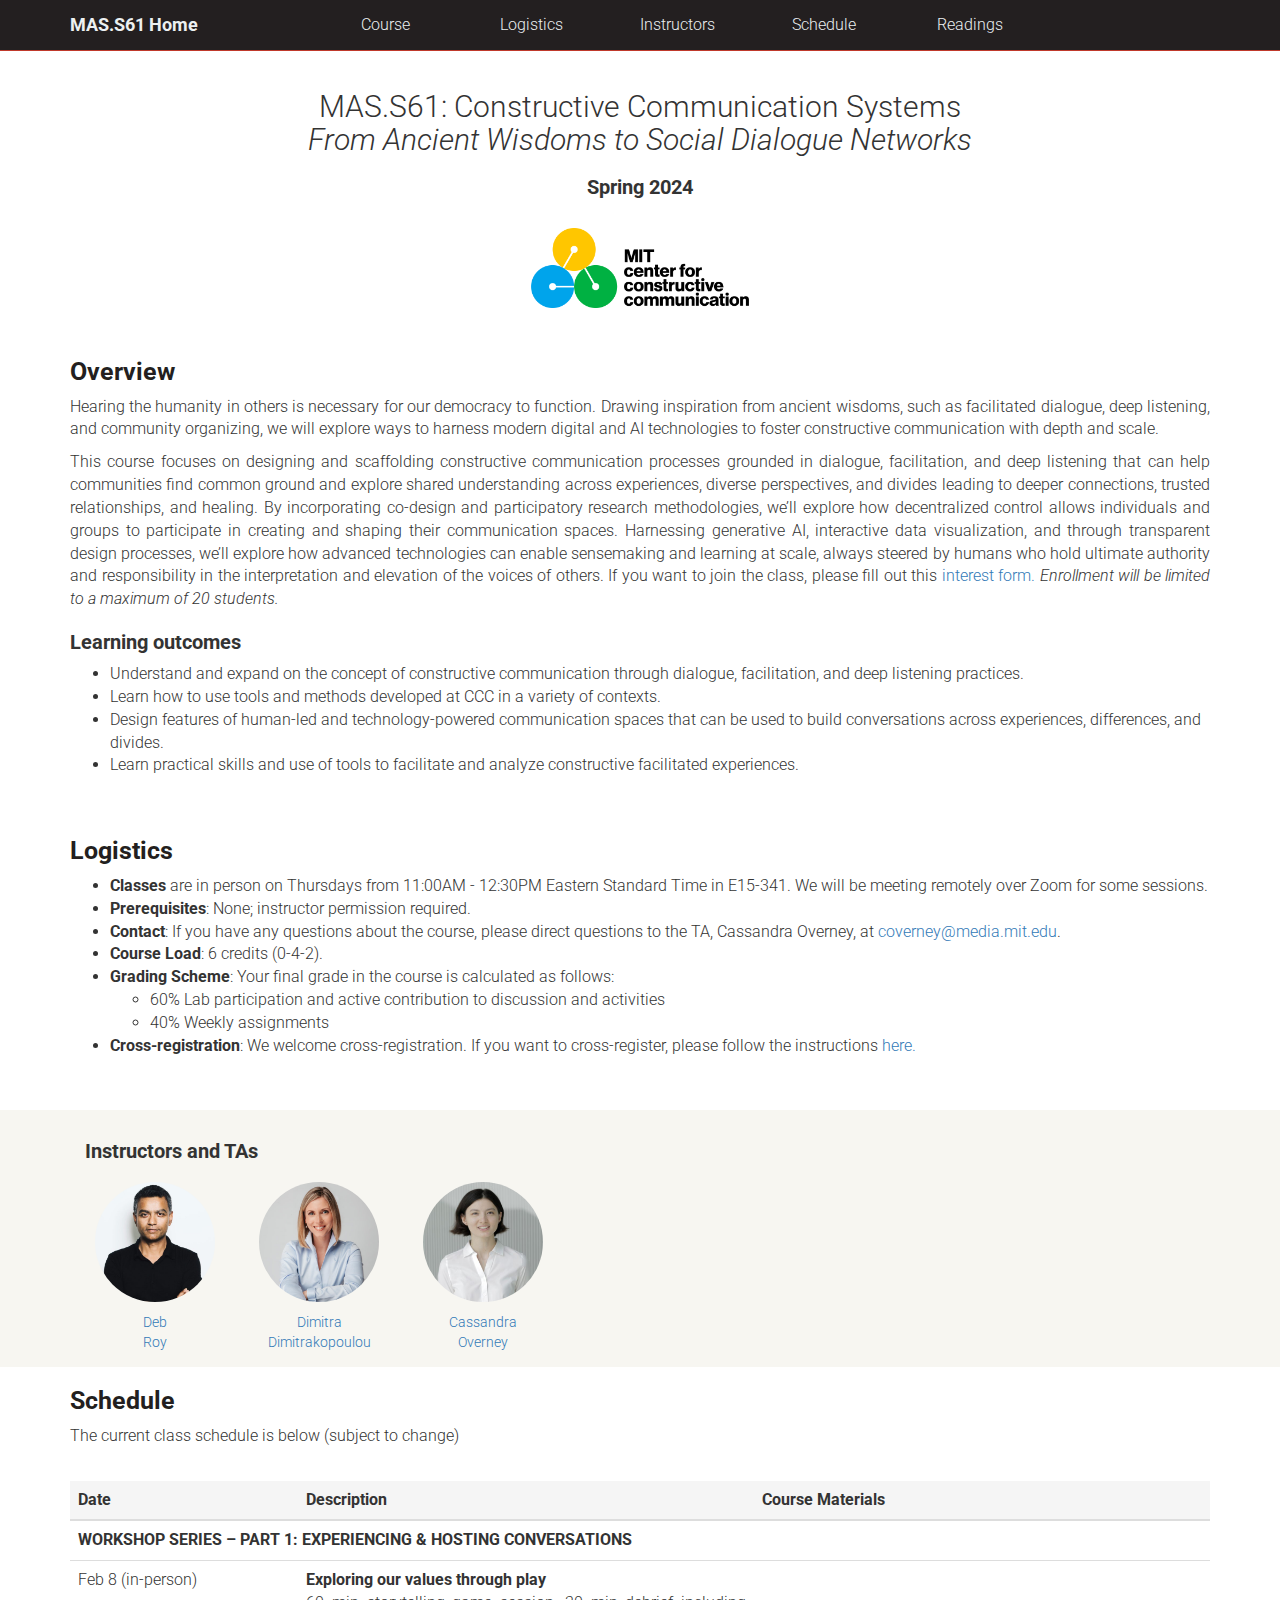
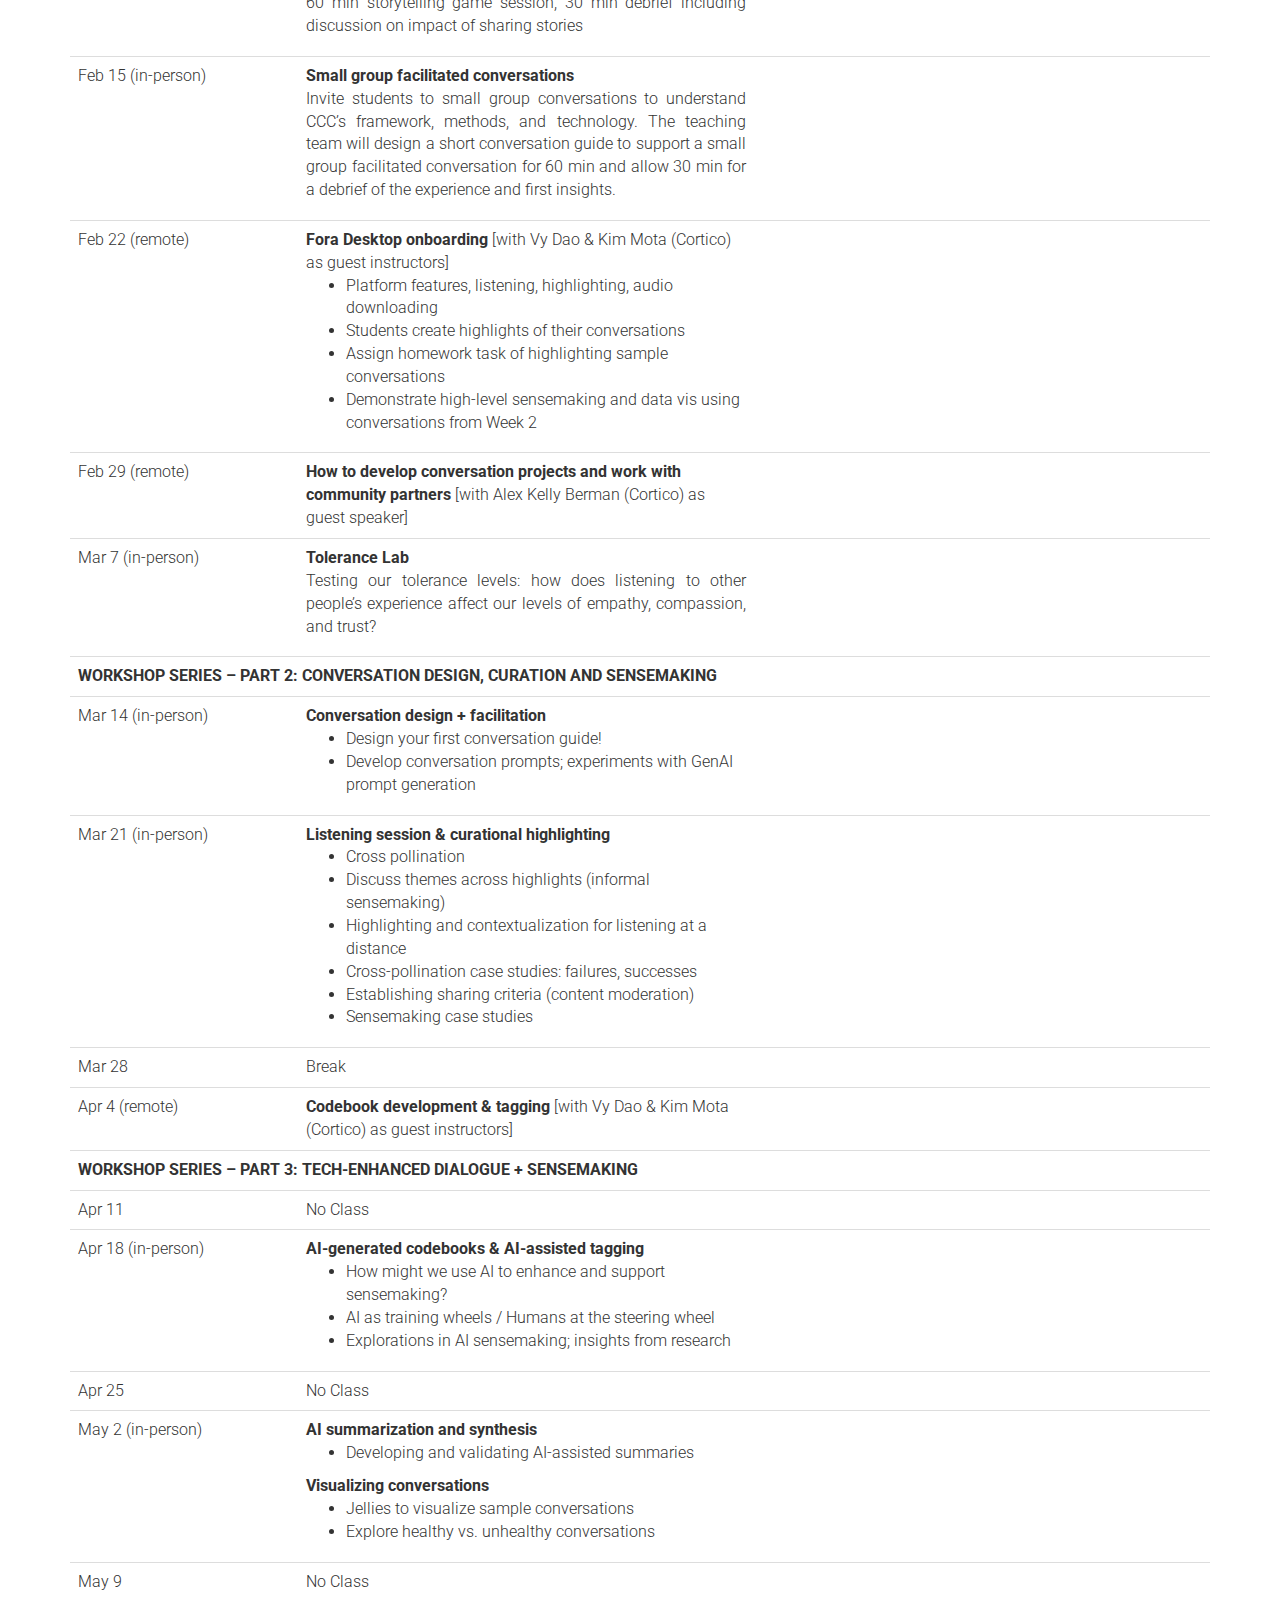
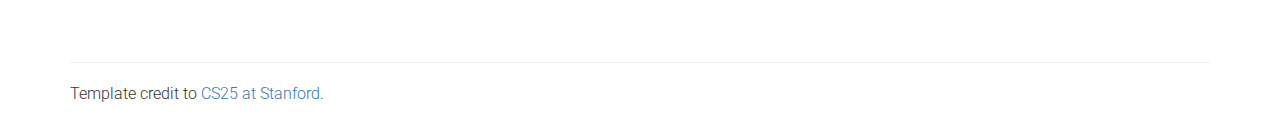
<file: docs/index.html>
<!DOCTYPE html>
<html lang="en">

<head>
  <meta charset="utf-8">
  <meta http-equiv="X-UA-Compatible" content="IE=edge">
  <meta name="viewport" content="width=device-width, user-scalable=no, initial-scale=1">
    
  <meta property="og:site_name" content="MIT MAS.S61" />
  <meta property="og:type" content="article" />
  <meta property="og:title" content="MIT MAS.S61!" />
  <meta property="og:description" content="Constructive Communication Systems Course" />
  <!-- <meta property="og:url" content="https://www.mit.edu/~mas.s68/" /> -->


  <title>MIT MAS.S61 | Constructive Communication Systems</title>

  <!-- bootstrap -->
  <link rel="stylesheet" href="https://maxcdn.bootstrapcdn.com/bootstrap/3.2.0/css/bootstrap.min.css">

  <!-- Google fonts -->
  <link href='http://fonts.googleapis.com/css?family=Roboto:400,300' rel='stylesheet' type='text/css'>

  <link rel="stylesheet" type="text/css" href="style.css" />
  <link rel="stylesheet" href="https://maxcdn.bootstrapcdn.com/font-awesome/4.4.0/css/font-awesome.min.css">

</head>

<body>
<!-- Google Tag Manager (noscript) -->
<noscript><iframe src="https://www.googletagmanager.com/ns.html?id=GTM-MQGJWPF"
  height="0" width="0" style="display:none;visibility:hidden"></iframe></noscript>
  <!-- End Google Tag Manager (noscript) -->

<!-- <script src="header.js"></script> -->
<!-- Navbar -->
<nav class="navbar navbar-default navbar-fixed-top">
  <div class="container">
    <div class="navbar-header">
      <a class="navbar-brand brand" href="index.html">MAS.S61 Home</a>
      <button type="button" class="navbar-toggle collapsed" data-toggle="collapse" data-target="#bs-example-navbar-collapse-1" aria-expanded="false">
        <span class="icon-bar"></span>
        <span class="icon-bar"></span>
        <span class="icon-bar"></span>
      </button>
    </div>

    <div class="collapse navbar-collapse" id="bs-example-navbar-collapse-1">
      <ul class="nav navbar-nav navbar-right">
        <li><a href="index.html#course">Course</a></li>
        <li><a href="index.html#logistics">Logistics</a></li>
        <li><a href="index.html#instructors">Instructors</a></li>
        <li><a href="index.html#schedule">Schedule</a></li>
	      <li><a href="readings.html">Readings</a></li> 
      </ul>
    </div>
  </div>
</nav>

<!-- Header -->
<div id="header" style="text-align:center">
  <!-- <a href="https://www.ccc.mit.edu/">
        <img src="images/ccc-logo.png" class="logo-left">
  </a> -->
  <!-- <a href="https://web.mit.edu/">
    <img src="images/MIT_logo.png" class="logo-right">
  </a> -->
  <h1>MAS.S61: Constructive Communication Systems <br><i>From Ancient Wisdoms to Social Dialogue Networks</i></h1>
  <h3>Spring 2024</h3>
  <!-- <img src="images/transformer.png" width="10%"> -->
  <a href="https://www.ccc.mit.edu/">
    <img src="images/ccc-logo.png" class="logo-center">
  </a>
  <div style="clear:both;"></div>
</div>


<!-- Intro -->
<div class="container sec" id="course">
  
  <h2>Overview</h2>

  <p>
    Hearing the humanity in others is necessary for our democracy to function. Drawing inspiration from ancient wisdoms, such as facilitated dialogue, 
    deep listening, and community organizing, we will explore ways to harness modern digital and AI technologies to foster constructive communication 
    with depth and scale. 
  </p>

  <p>
    This course focuses on designing and scaffolding constructive communication processes grounded in dialogue, facilitation, and deep listening that 
    can help communities find common ground and explore shared understanding across experiences, diverse perspectives, and divides leading to deeper 
    connections, trusted relationships, and healing. By incorporating co-design and participatory research methodologies, we’ll explore how decentralized 
    control allows individuals and groups to participate in creating and shaping their communication spaces. Harnessing generative AI, interactive data 
    visualization, and through transparent design processes, we’ll explore how advanced technologies can enable sensemaking and learning at scale, always 
    steered by humans who hold ultimate authority and responsibility in the interpretation and elevation of the voices of others.  
    If you want to join the class, please fill out this <a href="https://forms.gle/YLBBwoZR8wonSaFx7">interest form.</a>
    <i>Enrollment will be limited to a maximum of 20 students.</i>
  </p>

  <h3>Learning outcomes</h3>

  <ul>
    <li>Understand and expand on the concept of constructive communication through dialogue, facilitation, and deep listening practices.</li>
    <li>Learn how to use tools and methods developed at CCC in a variety of contexts.</li>
    <li>Design features of human-led and technology-powered communication spaces that can be used to build conversations across experiences, differences, and divides.</li>
    <li>Learn practical skills and use of tools to facilitate and analyze constructive facilitated experiences.</li>
  </ul>
</div>


<!-- Logistics -->
<div class="container sec" id="logistics">
  <h2>Logistics</h2>
  <ul>
    <!-- <li><b>Classes</b> are in person on Tuesdays and Thursdays from 11:00AM - 12:30PM Eastern Standard Time in E15-341. Tuesdays will be seminar discussions, and Thursdays will be lab sessions.</li> -->
    <li><b>Classes</b> are in person on Thursdays from 11:00AM - 12:30PM Eastern Standard Time in E15-341. We will be meeting remotely over Zoom for some sessions.</li>
    <li><b>Prerequisites</b>: None; instructor permission required.</li>
        <!-- Evaluation based on participation in reading group and design critiques. Final project will include a mid-semester lit review followed by a final research proposal. Students may also do a research project by the end of the course, depending on their preferred pace.</li> -->
    <!-- <li><b>Attendance Policy</b>: Every class, submit a response to our <a href="https://docs.google.com/forms/d/e/1FAIpQLScTXdhZEd_NR8Z0oUFnQ7T2BaLcqi3DWEOtE8iTAKwVWjuFAQ/viewform?usp=sf_link">Google Form</a></li> -->
    <!-- <li><b>Discord</b>: <a href="https://discord.gg/2vE7gbsjzA">Link</a> </li> -->
    <li><b>Contact</b>: If you have any questions about the course, please direct questions to the TA, Cassandra Overney, at <a href="mailto:coverney@media.mit.edu">coverney@media.mit.edu</a>.
    <li><b>Course Load</b>: 6 credits (0-4-2). 
    <li><b>Grading Scheme</b>: Your final grade in the course is calculated as follows:
        <ul>
            <li>60% Lab participation and active contribution to discussion and activities</li>
            <li>40% Weekly assignments</li>
         </ul>
    </li>
	  <li><b>Cross-registration</b>: We welcome cross-registration. 
	   If you want to cross-register, please follow the instructions 
	   <a href="https://registrar.mit.edu/registration-academics/registration-information/cross-registration">here.</a>
    </li>
	<!-- <li><b>Listener policy</b>: We may allow in-person listeners, depending on how many 
		  full registrations there are for the course. If you are planning to be a listener, 
		  please come on the first day of class.</li> -->
    <!-- <li><b>Youtube recording</b>: <a href="https://www.youtube.com/@GenerativeAIatMIT-bz6zz">link</a>.</li> -->
    </ul>
  <br>
</div>

<!-- Staff Info -->
<div class="sechighlight">
  <div class="container sec" id="instructors">
    <!-- <div class="row"> -->
    <div class="col-md-12">
      <h3 style="margin-bottom: 20px;">Instructors and TAs</h3>

      <div class="instructor">
        <a target="_blank" rel="noopener noreferrer" href="https://www.ccc.mit.edu/person/deb-roy/">
        <div class="instructorphoto"><img src="images/deb.jpeg"></div>
        <div>Deb <div></div> Roy</div>
        </a>
      </div>

      <div class="instructor">
        <a target="_blank" rel="noopener noreferrer" href="https://www.ccc.mit.edu/person/professor-dimitra-dimitrakopoulou/">
        <div class="instructorphoto"><img src="images/dimitra.jpeg"></div>
        <div>Dimitra Dimitrakopoulou</div>
        </a>
      </div>

      <div class="instructor">
        <a target="_blank" rel="noopener noreferrer" href="https://www.ccc.mit.edu/person/cassandra-overney/">
        <div class="instructorphoto"><img src="images/cassandra.jpg"></div>
        <div>Cassandra <div></div> Overney</div>
        </a>
      </div>

      <!-- <div class="instructor">
        <a target="_blank" rel="noopener noreferrer" href="https://www.ccc.mit.edu/person/maggie-hughes/">
        <div class="instructorphoto"><img src="images/maggie.jpeg"></div>
        <div>Maggie <div></div> Hughes</div>
        </a>
      </div> -->

      <!-- <div class="instructor">
        <a target="_blank" rel="noopener noreferrer" href="https://cortico.ai/about/">
        <div class="instructorphoto"><img src="images/vy.jpeg"></div>
        <div>Vy <div></div> Dao</div>
        </a>
      </div> -->

    </div>
    <!-- <div class="col-md-3">
      <h3>Faculty Advisor</h3>
      <div class="instructor">
        <a rel="noopener noreferrer" target="_blank" href="https://www.ccc.mit.edu/person/deb-roy/">
        <div class="instructorphoto"><img src="images/deb.jpeg"></div>
        <div>Deb K. Roy</div>
        </a>
      </div>
    </div> -->
  </div>

  <!-- <div class="container"> -->
    <!-- <hr> -->
    <!-- <b>Co-Instructors are listed in alphabetical order, and their specific contributions are as follows:</b> -->
    <!-- <ul>
          <li>Doug co-initiated the class, co-developed the syllabus and lecture materials, gave two programming workshops, and assisted with homework development and project guidance.</li>
          <li>Suyash co-initiated the class, lead homework design and grading, and co-developed lecture materials.</li>
          <li>Hang co-initiated the class, developed the course website, and co-developed syllabus, lecture materials, and homeworks.</li>
          <li>Jad co-developed syllabus and lecture materials, developed and managed the course project, and contributed to the design of homeworks.</li>
          <li>Shayne co-developed the syllabus, lectures, and homeworks, and spearheaded course content on language model evaluation, as well as the course content public release.</li>
          <li>Hope co-initiated and spearheaded the class, coordinated activities of other co-instructors, and co-developed syllabus and lecture materials.</li>
          <li>Deb provided general guidance and support for development of the class.</li>
    </ul> -->
  <!-- </div> -->

  </div>


<!-- </div> -->
<!-- Note the margin-top:-20px and the <br> serve to make the #schedule hyperlink display correctly (with the h2 header visible) -->
<div class="container sec" id="schedule" style="margin-top:-20px">

<h2>Schedule</h2>

  <p> The current class schedule is below (subject to change) </p>
  <br>

<table class="table">
  <colgroup>
    <col style="width:20%">
    <col style="width:40%">
    <col style="width:40%">
        
  </colgroup>
  <thead>
  <tr class="active">
    <th>Date</th>
    <th>Description</th>
    <th>Course Materials</th>
  </tr>
  </thead>

  <!-- TODO: materials here -->
  <tbody>

    <tr>
      <td colspan="3">
        <b>WORKSHOP SERIES – PART 1: EXPERIENCING & HOSTING CONVERSATIONS</b>
      </td>
    </tr>

    <!-- <tr>
        <td>
          Feb 6
        </td>
        <td>
            <b>Week 1: How might we define constructive communication?</b>
            <ul>
              <li>Social media vs social dialogue networks</li>
              <li>Why does constructive communication matter?</li>
              <li>Principles and philosophy of dialogue</li>
              <li>Dialogue and facilitated conversations vs interviews, focus groups, and debates</li>
            </ul>
        </td>
        <td>
        </td>
    </tr> -->

    <!-- <tr>
      <td>
        Feb 8
      </td>
      <td>
        <b>Lab: Small group facilitated conversations</b>
      </td>
      <td></td>
    </tr> -->

    <tr>
      <td>
        Feb 8 (in-person)
      </td>
      <td>
        <b>Exploring our values through play</b>
        <p>
          60 min storytelling game session, 30 min debrief including discussion on impact of sharing stories
        </p>
      </td>
      <td></td>
    </tr>

    <!-- <tr>
      <td>
        Feb 13
      </td>
      <td>
          <b>Week 2: Experiences vs opinions. The power of storytelling in creating connections and fostering shared understanding</b>
          <p>
            Why do experiences matter? What is the power of stories? How might we invite people to share their personal experiences as a way 
            of fostering a collective sense of shared understanding across experiences, differences, and divides that can lead to deeper 
            connections and trusted relationships?
          </p>
      </td>
      <td>
          Readings:
          <ol>
	    <li><a href="https://drive.google.com/file/d/13Y-KVvb0kZ2hgRDNpu_Fx5eFYxf4zbZf/view?usp=share_link">Bohm, D. (1996). On dialogue. New York: Routledge, pp. 1-5.</a>
            <li><a href="https://drive.google.com/file/d/1s1DwYxjt-QiJfxCUhEMU9sbu60RBwcEZ/view?usp=share_link">Stone, D., Patton, P., and Heen, S. (1999). Difficult conversations: How to discuss what matters most. New York: Viking Penguin, pp. 1-20.</a>
          
           
	
          </ol>
      </td>
  </tr> -->

  <tr>
    <td>
      Feb 15 (in-person)
    </td>
    <td>
      <b>Small group facilitated conversations</b>
      <p>
        Invite students to small group conversations to understand CCC’s framework, methods, and technology. The teaching team will design a short conversation guide to 
        support a small group facilitated conversation for 60 min and allow 30 min for a debrief of the experience and first insights.
      </p>
    </td>
    <td></td>
  </tr>

  <!-- <tr>
    <td>
      Feb 20
    </td>
    <td>
      <b>Lab: Introduction to Fora Desktop</b>
      <p>
        Onboarding to Fora Desktop: Platform features, listening, highlighting, audio downloading. Students create highlights of their conversations on Week 2
      </p>
    </td>
    <td></td>
  </tr> -->
	  
  <tr>
      <td>
        Feb 22 (remote)
      </td>
      <td>
          <b>Fora Desktop onboarding</b> [with Vy Dao & Kim Mota (Cortico) as guest instructors]
          <ul>
            <li>Platform features, listening, highlighting, audio downloading</li>
            <li>Students create highlights of their conversations</li>
            <li>Assign homework task of highlighting sample conversations</li>
            <li>Demonstrate high-level sensemaking and data vis using conversations from Week 2</li>
          </ul>
      </td>
      <td></td>
  </tr>



  <!-- <tr>
      <td>
        Feb 27
      </td>
      <td>
          <b>Week 4: Theory of community-engaged governance</b>
          <ul>
            <li>Decision makers – community enclaves framework</li>
            <li>Social Dialogue Network: Blueprint and roles</li>
            <li>Case studies for trust networks</li>
            <li>Situate within deliberative democracy theory</li>
          </ul>
      </td>
      <td>
          Readings:
          <ol>
            <li><a href="https://www.theatlantic.com/magazine/archive/1919/11/the-basic-problem-of-democracy/569095/">Lippmann, W. (1919, November). The basic problem of democracy. The Atlantic</a>
            <li>Levitsky, S., & Ziblatt, D. (2018). How Democracies Die. Crown Publishing Group (chapter 9 “Saving Democracy”).  
            <li><a href="https://onlinelibrary-wiley-com.libproxy.mit.edu/share/VKFWDQPN2PFP95A3GAQS?target=10.1111/1467-8675.12432">Lafont, C. (2019). Democracy without Shortcuts: A Participatory Conception of Deliberative Democracy, Oxford (Introduction).</a>  
          </ol>
      </td>
  </tr> -->

  <tr>
    <td>
      Feb 29 (remote)
    </td>
    <td>
      <b>How to develop conversation projects and work with community partners</b> [with Alex Kelly Berman (Cortico) as guest speaker]
    </td>
    <td></td>
  </tr>

  <!-- <tr>
      <td>
        Mar 5
      </td>
      <td>
          <b>Week 5: Community organizing</b>
          <ul>
            <li>Introduction to organizing</li>
            <li>Telling stories</li>
            <li>Building relationships</li>
            <li>Structuring teams</li>
            <li>Strategizing</li>
          </ul>
      </td>
      <td>
          Readings:
          <ol>
            <li><a href="https://commonslibrary.org/wp-content/uploads/Organizers_Handbook.pdf">Ganz, M. Organizing: People. Power. Change, The Commons: Social Change Library</a>
          </ol>
      </td>
  </tr> -->

  <tr>
    <td>
      Mar 7 (in-person)
    </td>
    <td>
      <b>Tolerance Lab</b>
      <p>
        Testing our tolerance levels: how does listening to other people’s experience affect our levels of empathy, compassion, and trust?
      </p>
    </td>
    <td></td>
  </tr>

  <tr>
    <td colspan="3">
      <b>WORKSHOP SERIES – PART 2: CONVERSATION DESIGN, CURATION AND SENSEMAKING</b>
    </td>
  </tr>

  <!-- <tr>
    <td>
      Mar 12
    </td>
    <td>
        <b>Week 6: Conversation design & facilitation</b>
        <ul>
          <li>Design principles</li>
          <li>The art and design of conversation prompts</li>
          <li>Participant agreements</li>
          <li>Encouraging desired behaviors</li>
          <li>Moderation</li>
          <li>Handling difficult conversations</li>
          <li>Case studies</li>
        </ul>
    </td>
    <td>
        Readings:
        <ol>
	    <li><a href="https://drive.google.com/file/d/1xlcQ-9XGlHQ5001wV1o4dDvdcby6McCV/view?usp=share_link">Herzig, M. and Chasin, L. (2006). Fostering dialogue across divides: A nuts and bolts guide from the Public Conversations Project. Watertown, MA: The Public Conversations Project, pp. 59-92.</a>
          <li>Palmer, P. (2009). A Hidden Wholeness: The Journey Toward an Undivided Life.  Jossey-Bass, pp. 89-112</li>
          <li><a href="https://drive.google.com/file/d/1oLgZJeVKQawGF2kmlqRLENRni1T8CHv0/view?usp=share_link">Stains, Jr., R. (2014). Repairing the breach: The power of dialogue to heal relationships and communities. Journal of Public Deliberation, 10:1, article 7, pp. 1-5</a>
        </ol>
    </td>
  </tr> -->

  <tr>
    <td>
      Mar 14 (in-person)
    </td>
    <td>
      <b>Conversation design + facilitation</b>
      <ul>
        <li>Design your first conversation guide!</li>
        <li>Develop conversation prompts; experiments with GenAI prompt generation</li>
      </ul>
    </td>
    <td></td>
  </tr>

  <!-- <tr>
    <td>
      Mar 19
    </td>
    <td>
        <b>Week 7: Analyzing public thought</b> [with <a href="https://polisci.wisc.edu/staff/katherine-j-cramer/">Professor Katherine J. Cramer</a> as a guest speaker]
        <ul>
          <li>Analytic listening as a method of capturing and exploring public thought</li>
          <li>Cross-pollination: an introduction</li>
          <li>Listening at a distance</li>
        </ul>
    </td>
    <td>
        Readings:
        <ol>
          <li><a href="https://doi.org/10.4337/9781800379619.00013">Cramer, K. J. (2022). "Chapter 4: The qualitative study of public opinion". In Handbook on Politics and Public Opinion. Cheltenham, UK: Edward Elgar Publishing.</a>
          <li><a href="https://docs.google.com/document/d/1-fRp9-d0uLAfPQRJ0lUgUX-2U3k599CC-QYMvju7i1U/edit">Schumpeter, J. A. (2010). Capitalism, socialism, and democracy. Chapter XXI, The Classic Doctrine of Democracy</a>
        </ol>
    </td>
  </tr> -->

  <tr>
    <td>
      Mar 21 (in-person)
    </td>
    <td>
      <b>Listening session & curational highlighting</b>
      <ul>
        <li>Cross pollination</li>
        <li>Discuss themes across highlights (informal sensemaking)</li>
        <li>Highlighting and contextualization for listening at a distance</li>
        <li>Cross-pollination case studies: failures, successes</li>
        <li>Establishing sharing criteria (content moderation)</li>
        <li>Sensemaking case studies</li>
      </ul>
    </td>
    <td></td>
  </tr>

  <!-- <tr>
    <td>
      Mar 26
    </td>
    <td>
      Break
    </td>
    <td></td>
  </tr> -->

  <tr>
    <td>
      Mar 28
    </td>
    <td>
      Break
    </td>
    <td></td>
  </tr>

  <!-- <tr>
    <td>
      Apr 2
    </td>
    <td>
        <b>Week 8: Sensemaking + listening across differences</b>
        <ul>
          <li>Highlighting and contextualization for listening at a distance</li>
          <li>Cross-pollination case studies: failures, successes</li>
          <li>Establishing sharing criteria (content moderation)</li>
          <li>Sensemaking case studies</li>
        </ul>
    </td>
    <td>
        Readings:
        <ol>
	  <li><a href="https://drive.google.com/file/d/1wkY1YICfl5h6tcpXcfx8NYs2Gf2PXfTm/view?usp=share_link">Turkle, S. (2015). Reclaiming conversation: The power of talk in a digital age. New York: Penguin Books, pp. 1-56.</a>
          <li>Goffman, E. (1959). The Presentation of Self in Everyday Life. Penguin Books ltd. pp. 57–58
          <li>Meyrowitz J. (1985) No Sense of Place: The Impact of Electronic Media on Social Behavior. New York: Oxford University Press
        </ol>
    </td>
  </tr> -->

  <tr>
    <td>
      Apr 4 (remote)
    </td>
    <td>
      <b>Codebook development & tagging</b> [with Vy Dao & Kim Mota (Cortico) as guest instructors]
    </td>
    <td></td>
  </tr>

  <tr>
    <td colspan="3">
      <b>WORKSHOP SERIES – PART 3: TECH-ENHANCED DIALOGUE + SENSEMAKING</b>
    </td>
  </tr>

  <!-- <tr>
    <td>
      Apr 9
    </td>
    <td>
        <b>Week 9: AI-powered sensemaking</b>
        <ul>
          <li>How might we use AI to enhance and support sensemaking?</li>
          <li>AI as training wheels / Humans at the steering wheel</li>
          <li>Explorations in AI sensemaking; insights from research</li>
        </ul>
    </td>
    <td>
        Readings:
        <ol>
          <li><a href="https://hdl.handle.net/10125/102927">Hughes, M., Dimitrakopoulou, D., McDowell, C. & Roy, D. (2022). Digital Civic Sensemaking: Computer-Supported Participatory Sensemaking of Nuanced, Experience-Based Dialogue. Proceedings of the 56th Hawaii International Conference on System Sciences</a>
          <li><a href="https://cortico.ai/news/sensemaking-at-cortico/">Sensemaking Unveiled: Cortico’s Community-Driven Approach to Qualitative Analysis</a>
        </ol>
    </td>
  </tr> -->

  <tr>
    <td>
      Apr 11
    </td>
    <td>
      No Class
    </td>
    <td></td>
  </tr>

  <tr>
    <td>
      Apr 18 (in-person)
    </td>
    <td>
      <b>AI-generated codebooks & AI-assisted tagging</b>
      <ul>
        <li>How might we use AI to enhance and support sensemaking?</li>
        <li>AI as training wheels / Humans at the steering wheel</li>
        <li>Explorations in AI sensemaking; insights from research</li>
      </ul>
    </td>
    <td></td>
  </tr>

  <!-- <tr>
    <td>
      Apr 16
    </td>
    <td>
        <b>Week 10: Measuring and visualizing the health of conversations</b>
        <p>
          We will experiment with measuring conversation quality to provide new goals for optimizing communication systems. 
          We will build on the ongoing work of the MIT Center for Constructive Communication which includes the development of 
          new data coding schemes, and models for estimating “conversation quality indicators” of speech and text data, with a 
          special emphasis on visualization.
        </p>
    </td>
    <td>
        Readings:
        <p>TBD</p>
    </td>
  </tr> -->

  <tr>
    <td>
      Apr 25
    </td>
    <td>
      No Class
    </td>
    <!-- <td>
      <b>AI summarization and synthesis</b>
      <ul>
        <li>Developing and validating AI-assisted summaries</li>
      </ul>
    </td> -->
    <td></td>
  </tr>

  <!-- <tr>
    <td>
      Apr 23 and Apr 25
    </td>
    <td>
        <b>Week 11: New spaces for tech-enhanced constructive communication spaces: Part 1 – Citizens’ Assemblies</b> [with <a href="https://claudiachwalisz.com/">Claudia Chwalisz</a> as a guest speaker]
        <p>
          What are Citizens’ Assemblies? How might we enhance Citizens’ Assemblies through technology as democratic spaces for 
          everyday people to grapple with the complexity of policy issues, listen to one another, and find common ground to address 
          societal challenges? We’ll explore the model of Tech-enhanced Citizens’ Assemblies that can lead to a more inclusive, 
          participatory, and even transformative democratic paradigm. 
        </p>
    </td>
    <td>
        Readings:
        <ol>
          <li><a href="https://www.noemamag.com/a-movement-thats-quietly-reshaping-democracy-for-the-better/">A Movement That’s Quietly Reshaping Democracy For The Better</a>
          <li><a href="https://www.howtocitizen.com/episodes/democracy-without-politicians-claudia-chwalisz">Baratunde Thurston, “Democracy without politicians (Claudia Chwalisz)”, How to Citizen, Season 4, Episode 4</a>
          <li><a href="https://docs.google.com/document/d/1f8Y0f6MANzae_WWmvI9CYKUbA5dfi1m95qqGmbkXyVU/edit">Claudia Chwalisz’s note on the need for AI-powered tech in the next democratic paradigm </a>
        </ol>
    </td>
  </tr> -->

  <tr>
    <td>
      May 2 (in-person)
    </td>
    <td>
      <b>AI summarization and synthesis</b>
      <ul>
        <li>Developing and validating AI-assisted summaries</li>
      </ul>
      <b>Visualizing conversations</b>
      <ul>
        <li>Jellies to visualize sample conversations</li>
        <li>Explore healthy vs. unhealthy conversations</li>
      </ul>
    </td>
    <td>
    </td>
  </tr>

  <tr>
    <td>
      May 9
    </td>
    <td>
      No Class
    </td>
    <!-- <td>
      <b>Fora Mobile</b> [with Kierran Petersen (Cortico) as guest instructor]
      <ul>
        <li>Become Fora Explorers!</li>
        <li>Onboarding and using the Fora social dialogue app</li>
        <li>Create communities; host conversations; create highlights</li>
      </ul>
      <b>Learnings & debrief with the teaching team</b>
    </td> -->
    <td></td>
  </tr>

  <!-- <tr>
    <td>
      May 7
    </td>
    <td>
      <b>Project presentations</b>
    </td>
    <td></td>
  </tr> -->

  <!-- <tr>
    <td>
      May 9 (in-person)
    </td>
    <td>
      <b>Learnings & debrief with the teaching team</b>
    </td>
    <td></td>
  </tr> -->

  <!-- <tr>
    <td>
      May 14
    </td>
    <td>
      <b>TBD</b>
    </td>
    <td></td>
  </tr> -->

</tbody>

  <!-- <tbody>
  <tr>
    <td>Feb 8</td>
    <td><b>Part 1: Background on LLMs</b>
    <a href="https://ai4comm.media.mit.edu/slides/2_8.pdf">[Slides]</a><br>
    <ol>
      <li>Introduction and motivation
      <li>Class structure and logistics
      <li>Language modeling overview
	<ol>
	  <li>Definitions</li>
	  <li>A brief history of LMs</li>
	  <li>LLM fundamentals</li>
	</ol>
      <li>Overview of ways to train, tune, and prompt LLMs
	<ol>
	  <li>Fine-tuning, zero-shot prompts, few-shot prompts, chain-of-thought prompts</li>
	  <li>Prompt tuning
	</ol>
      <li>Examples of LLM prompts</li>
    </ol>
    <b>Part 2: Get your hands dirty with ChatGPT</b>
    <a href="https://ai4comm.media.mit.edu/slides/2_8.pdf">[Slides]</a><br>
    Create a prompting task in groups.
    </td>
    <td>
      Required Readings:
      <ol>
	<li><a href="https://stanford-cs324.github.io/winter2022/lectures/introduction/">Percy Liang's introduction to LLMs</a>
      </ol>

    </td>
  </tr>

  <tr>
    <td>Feb 15</td>
      <td><b>Part 1: Evaluating models</b>
      <a href="https://ai4comm.media.mit.edu/slides/helm.pdf">[Slides]</a>
      <br>
        How can we best evaluate these models for accuracy, fairness, bias, robustness, and other factors?
      <br><br>
    Speaker: <i><a href="https://rishibommasani.github.io/" target="_blank" rel="noopener noreferrer"><strong>Rishi Bommasani</strong> (Stanford)</a></i><br>
    Title: Holistically Evaluating Language Models on the Path to Evaluating Foundation Models
    <br><br>
    <b>Part 2: LLMs in Applications</b>
    <a href="https://ai4comm.media.mit.edu/slides/2_15.pdf">[Slides]</a>
      <br>
      People are increasingly interacting with human-facing tools that
      incorporate LLMs, like ChatGPT, writing assistants, and character
      generators.  How might we go about evaluating these systems and their
      impacts on people? In this session we will consider 10 recent commercial and research applications of LLMs.
      Students will be asked to come prepared to critique the designs of one of these
      applications along different dimensions that we will describe in week 1.
    </td>
    <td>
      Required Readings:
      <ol>
	<li><a href="https://arxiv.org/abs/2211.09110">Holistic Evaluation of Language Models (HELM)</a>
      </ol>

      Recommended Readings:
      <ol>
      <li><a href="https://arxiv.org/abs/2108.07258v1">On the Opportunities and Risks of Foundation Models</a>
      <li><a href="https://arxiv.org/abs/2212.09251">Discovering Language Model Behaviors with Model-Written Evaluations</a>
      <li><a href="https://aclanthology.org/2021.acl-long.565.pdf">All That’s ‘Human’ Is Not Gold: Evaluating Human Evaluation of Generated Text</a>
      <li><a href="https://arxiv.org/pdf/2005.04118.pdf">Beyond Accuracy: Behavioral Testing of NLP Models with CheckList</a>
      <li><a href="https://www.cambridge.org/core/journals/natural-language-engineering/article/how-to-do-human-evaluation-a-brief-introduction-to-user-studies-in-nlp/85A5D9550233DFC3CF356DD7041E3306">How to do human evaluation: A brief introduction to user studies in NLP</a>
      <li><a href="https://arxiv.org/abs/2104.14337">Dynabench: Rethinking Benchmarking in NLP</a>
      <li><a href="https://www.pnas.org/doi/10.1073/pnas.1720347115">Word Embeddings Quantify 100 years of Gender and Ethnic Stereotypes</a>
      </ol>
    </td>
  </tr>


  <tr>
    <td>Feb 22</td>
    <td><b>Part 1: Using LLMs for Consensus Across Preferences</b>
    <a href="https://ai4comm.media.mit.edu/slides/agreement.pdf">[Slides]</a>
	  <br>
    <br><br>
      Speaker: <i><a href="https://scholar.google.com/citations?user=9H74p5MAAAAJ&hl=en" target="_blank" rel="noopener noreferrer"><strong>Michiel Bakker</strong> (DeepMind)</a></i><br>
      Title: Fine-tuning Language Models to Find Agreement among Humans with Diverse Preferences
    
    <br><br><b>Part 2: Project Pitch</b>
    <a href="https://ai4comm.media.mit.edu/slides/2_22.pdf">[Slides]</a>
    <br>
    Students present their project idea and form teams.
    </td>
    <td>
      Required Readings:
      <ol>
        <li><a href="https://arxiv.org/pdf/2211.15006.pdf">Fine-tuning Language Models to Find Agreement among Humans with Diverse Preferences</a>
        <li><a href="https://ojs.aaai.org/index.php/ICWSM/article/view/19342">Engaging Politically Diverse Audiences on Social Media</a>
      </ol>
    </td>
  </tr>

  
  <tr>
    <td>Mar 1</td>
    <td>
      <b>Part 1: Emergent Abilities of LLMs</b>
      <a href="https://ai4comm.media.mit.edu/slides/emergence.pdf">[Slides]</a><br>
      This talk will cover broad intuitions about how large language models work. First, we will begin by examining some examples of what language models can learn by reading the internet. Second, we will consider why language models have gained traction recently and what new abilities they have that were not present in the past. Third, we will cover how language models can perform complex reasoning tasks. Finally, the talk will discuss how language models can have an improved user interface via instruction following.
      <br><br>
      Speaker: <i><a href="https://scholar.google.com/citations?user=wA5TK_0AAAAJ&hl=en&oi=ao" target="_blank" rel="noopener noreferrer"><strong>Jason Wei</strong> (OpenAI)</a></i><br>
      Title: Emergence in Large Language Models
      <br><br>
      <b>Part 2: NLP Evaluation Methods and Red Teaming</b>
      <a href="https://ai4comm.media.mit.edu/slides/3_1.pdf">[Slides]</a><br>
    </td>
    <td>
      Required Readings:
      <ol>
        <li><a href="https://arxiv.org/abs/2206.07682" target="_blank" rel="noopener noreferrer">Emergent Abilities of Large Language Models</a></li>
        <li><a href="https://arxiv.org/abs/2201.11903" target="_blank" rel="noopener noreferrer">Chain of Thought Prompting Elicits Reasoning in Large Language Models</a></li>
        <li><a href="https://arxiv.org/abs/2210.11416" target="_blank" rel="noopener noreferrer">Scaling Instruction-Finetuned Language Models</a></li>
      </ol>

      Recommended Readings:
      <ol>
        <li><a href="https://arxiv.org/pdf/2301.06627.pdf">Dissociating Language and Thought in Large Language Models: A Cognitive Perspective</a>
        <li><a href="https://arxiv.org/abs/2212.03827">Discovering Latent Knowledge in Language Models Without Supervision</a>
        <li><a href="https://arxiv.org/abs/2305.00955">Bridging the Gap: A Survey on Integrating (Human) Feedback for Natural Language Generation</a>
        <li><a href="https://proceedings.neurips.cc/paper/2020/hash/1f89885d556929e98d3ef9b86448f951-Abstract.html">Learning to Summarize with Human Feedback</a>
      </ol>
    </td>
  </tr>
  
  <tr>
    <td>Mar 8</td>
    <td><b>Part 1: Evaluating Human-model Interactions</b>
      <a href="https://www.canva.com/design/DAFcloMGBZE/WMb_5ypjLdUGxDi1d8wEig/view?utm_content=DAFcloMGBZE&utm_campaign=designshare&utm_medium=link&utm_source=publishsharelink">[Slides]</a><br><br>
      Speaker: <i><a href="https://minalee.info/" target="_blank" rel="noopener noreferrer"><strong>Mina Lee</strong> (Stanford)</a></i><br>
      Title: Designing and Evaluating Language Models for Human Interaction
      <br><br>
      <b>Part 2: Human Experiments and Evaluation Methods</b>
      <a href="https://ai4comm.media.mit.edu/slides/3_8.pdf">[Slides]</a>
    </td>
    <td>
      Required Readings:
      <ol>
	<li><a href="https://arxiv.org/abs/2212.09746">Evaluating Human-Language Model Interaction</a>
	<li><a href="CoAuthor: Designing a Human-AI Collaborative Writing Dataset for Exploring Language Model Capabilities">CoAuthor: Designing a Human-AI Collaborative Writing Dataset for Exploring Language Model Capabilities</a>
      </ol>

      Recommended Readings:
      <ol>
        <li><a href="https://dl.acm.org/doi/pdf/10.1145/3551624.3555290">Power to the People? Opportunities and Challenges for Participatory AI</a>
      </ol>
    </td>
  </tr>

  
  <tr>
    <td>Mar 15</td>
    <td>
      <b>Media Lab Research Panel</b><br><br>
      Speaker: <i><a href="http://zive.info/" target="_blank" rel="noopener noreferrer"><strong>Ziv Epstein</strong> (PhD Student at MIT Media Lab, Human Dynamics)</a></i><br>
      Title: Social Science Methods for Understanding Generative AI
      <br><br>
      Speaker: <i><a href="https://mattgroh.com/" target="_blank" rel="noopener noreferrer"><strong>Matt Groh</strong> (PhD Student at MIT Media Lab, Affective Computing)</a></i><br>
      Title: Deepfake Detection
      <br><br>
      Speaker: <i><a href="https://www.trudy.computer/" target="_blank" rel="noopener noreferrer"><strong>Trudy Painter</strong> (UROP/MEng at MIT Media Lab, Viral Communications)</a></i><br>
      Title: Latent Lab: Generative ML as an Exploration Partner
      <br><br>
      Speaker: <i><a href="https://belencarolina.com/" target="_blank" rel="noopener noreferrer"><strong>Belén Saldias Fuentes</strong> (PhD Student at MIT Media Lab, MIT Center for Constructive Communication)</a></i><br>
      Title: Community-aligned Content Moderation with Rationale Generation
      <br><br>
      Speaker: <i><a href="https://www.mit.edu/~hjian42/" target="_blank" rel="noopener noreferrer"><strong>Hang Jiang</strong> (PhD Student at MIT Media Lab, MIT Center for Constructive Communication)</a></i><br>
      Title: CommunityLM: Probing Partisan Worldviews from Language Models
      <br>
    <td>
      Related Readings:<br><br>
      Ziv Epstein:
      <ol>
	      <li><a href="https://www.sciencedirect.com/science/article/pii/S2589004220307070">Who Gets Credit for AI-Generated Art?</a>
	      <li><a href="https://arxiv.org/pdf/2210.08960.pdf">Deceptive AI Systems That Give Explanations Are Just as Convincing as Honest AI Systems in Human-Machine Decision Making</a>
      </ol>
      Matthew Groh:
      <ol>
	      <li><a href="https://www.pnas.org/doi/10.1073/pnas.2110013119">Deepfake Detection by Human Crowds, Machines, and Machine-informed Crowds</a>
	      <li><a href="https://arxiv.org/abs/2202.12883">Human Detection of Political Deepfakes across Transcripts, Audio, and Video</a>
      </ol>
      Trudy Painter:
      <ol>
	      <li><a href="https://www.media.mit.edu/projects/latent-lab/overview/">Latent Lab</a>
      </ol>
      Belén Saldías Fuentes: 
      <ol>
	      <li><a href="https://www.media.mit.edu/projects/explaining-machine-supported-community-content-moderation/overview/">Human-AI Collaboration for Content Curation @ Reddit</a>
      </ol>
      Hang Jiang:
      <ol>
	      <li><a href="https://aclanthology.org/2022.coling-1.593/">CommunityLM: Probing Partisan Worldviews from Language Models</a>
        <li>Relevant work from Eric Chu (CCC): <a href="https://arxiv.org/abs/2303.16779">Language Models Trained on Media Diets Can Predict Public Opinion</a>
      </ol>
    </td>
  </tr>

  <tr>
    <td>Mar 22</td>
    <td><b>Part 1: AI-Mediated Communication</b>
      <a href="https://ai4comm.media.mit.edu/slides/aimc.pdf">[Slides]</a><br>
      This talk will discuss the phenomenon of AI-Mediated Communication (AI-MC) and its potential impact on human communication outcomes, language use, and interpersonal trust. The author outlines early experimental findings showing that AI involvement can shift written content and opinions, change message ownership, impact blame assignment, and affect trust evaluations, highlighting the need for new approaches to the development and deployment of these technologies.
      <br><br>
      Speaker: <i><a href="https://mmoorr.github.io/www_personal/" target="_blank" rel="noopener noreferrer"><strong>Mor Naaman</strong> (Cornell Tech)</a></i><br>
      Title: "My AI must have been broken": Understanding our Future of AI-Mediated Communication
      <br><br>
      <b>Part 2: Discussion on the public policies on AI-generated content.</b>
      <a href="https://ai4comm.media.mit.edu/slides/3_22.pdf">[Slides]</a>
    </td>
    <td>
      Required Readings:
      <ol>
        <li><a href="https://arxiv.org/abs/2206.07271">Human Heuristics for AI-Generated Language Are Flawed</a>
        <li><a href="https://dl.acm.org/doi/10.1145/3290605.3300469">AI-Mediated Communication: How the Perception that Profile Text was Written by AI Affects Trustworthiness</a>      
      </ol>
      Recommended Readings:
      <ol>
        <li><a href="https://mauricejakesch.com/assets/pdf/aimc_influence.pdf">Interacting with Opinionated Language Models Changes Users’ Views</a>
        <li><a href="https://osf.io/stakv/">Artificial Intelligence Can Persuade Humans on Political Issues</a>
      </ol>
    </td>
  </tr>

  <tr>
    <td>Mar 29</td>
    <td>Break</td>
    <td>
    </td>
  </tr>
  
  <tr>
    <td>Apr 5</td>
    <td><b>Part 1: LLMs as Simulated Agents</b>
      <a href="https://ai4comm.media.mit.edu/slides/horton.pdf">[Slides]</a>
      <br><br>
      Speaker: <i><a href="http://john-joseph-horton.com/" target="_blank" rel="noopener noreferrer"><strong>John Horton</strong> (MIT)</a></i><br>
      Title: Large Language Models as Simulated Economic Agents: What Can We Learn from Homo Silicus?
      <br><br>
      <b>Part 2: Discussion on the call for 6-month AI morotorium: "<a href="https://futureoflife.org/open-letter/pause-giant-ai-experiments/">Pause Giant AI Experiments: An Open Letter</a>".</b>
      <a href="https://ai4comm.media.mit.edu/slides/4_5.pdf">[Slides]</a>
    </td>
    <td>
	    	    
    Required Readings:
      <ol>
        <li><a href="https://arxiv.org/abs/2301.07543">Large Language Models as Simulated Economic Agents: What Can We Learn from Homo Silicus?</a>
      </ol>
      Recommended Readings:
      <ol>
        <li><a href="https://arxiv.org/abs/2212.01681">Language Models as Agent Models</a>
          <li><a href="https://www.cambridge.org/core/journals/political-analysis/article/out-of-one-many-using-language-models-to-simulate-human-samples/035D7C8A55B237942FB6DBAD7CAA4E49">Out of One, Many: Using Language Models to Simulate Human Samples</a>
        <li><a href="https://www.pnas.org/doi/abs/10.1073/pnas.2211715119">Quantifying the Narrative Flow of Imagined versus Autobiographical Stories</a>
	      <li><a href="https://arxiv.org/abs/2208.10264">Using Large Language Models to Simulate Multiple Humans and Replicate Human Subject Studies</a>
        <li><a href="https://arxiv.org/pdf/2304.03442.pdf">Generative Agents: Interactive Simulacra of Human Behavior</a>
        <li><a href="https://www.sciencedirect.com/science/article/abs/pii/S1364661323000980">Can AI Language Models Replace Human Participants?</a>
        <li><a href="https://dl.acm.org/doi/abs/10.1145/3526113.3545616">Social Simulacra: Creating Populated Prototypes for Social Computing Systems</a>
        <li><a href="https://arxiv.org/abs/2108.13487">Want To Reduce Labeling Cost? GPT-3 Can Help</a>
      </ol>
      <ol>
      </ol>
    </td>
  </tr>


  <tr>
    <td>Apr 12</td>
    <td><b>Societal Impacts of LLMs</b>
      <a href="https://ai4comm.media.mit.edu/slides/4_12.pdf">[Slides]</a>
    </td>
    <td>
	    	    

      Required Readings:
      <ol>
        <li><a href="https://anatomyof.ai/">Anatomy of an AI System</a></li>
        <li><a href="https://dl.acm.org/doi/10.1145/3442188.3445922">On the Dangers of Stochastic Parrots: Can Language Models Be Too Big?</a></li>
        <li><a href="https://thegradient.pub/gpt-4chan-lessons/">Lessons from the GPT-4chan Controversy</a></li>
        <li><a href="https://arxiv.org/pdf/2303.10130.pdf">GPTs are GPTs: An Early Look at the Labor Market Impact Potential of Large Language Models</a></li>
      </ol>
      Recommended Readings:
      <ol>
        <li><a href="https://arxiv.org/abs/2303.15715">Foundation Models and Fair Use</a></li>
        <li><a href="https://arxiv.org/abs/2102.02503">Understanding the Capabilities, Limitations, and Societal Impact of Large Language Models</a>
        <li><a href="https://arxiv.org/pdf/2112.04359.pdf">Ethical and Social Risks of Harm from Language Models</a>      
        <li><a href="https://docs.google.com/forms/d/e/1FAIpQLSdh3Pgh0sGrYtRihBu-GPN7FSQoODBLvF7dVAFLZk2iuMgoLw/viewform">GPT-4 Chan Controversy</a>      
        <li><a href="https://arxiv.org/abs/2304.09848">Evaluating Verifiability in Generative Search Engines</a>      
        <li><a href="https://dl.acm.org/doi/abs/10.1145/3411764.3445518?casa_token=YeONRz_PjNoAAAAA:wZebx1EK5xbbH-J0Bk9NXjMFDAvjo5ul2DfphTQOrX2dSylT42UseoRIY4xPrheDIWMLAGicYumq">“Everyone wants to do the model work, not the data work”: Data Cascades in High-Stakes AI</a>      
        <li><a href="https://www.vox.com/future-perfect/23674696/chatgpt-ai-creativity-originality-homogenization">What Happens When ChatGPT Starts to Feed on Its Own Writing?</a>      
      </ol>
    </td>
  </tr>

  <tr>
    <td>Apr 19</td>
    <td><b>Risks and Tools for Transparency</b>
      <a href="https://ai4comm.media.mit.edu/slides/4_19.pdf">[Slides]</a><br><br>
   </td>
    <td>
      Required Readings:
      <ol>
        <li><a href="https://arxiv.org/abs/2302.08500">Auditing Large Language Models: A Three-layered Approach</a>
        <li><a href="https://hai.stanford.edu/policy-brief-using-algorithm-audits-understand-ai">Using Algorithm Audits to Understand AI</a></li>
        <li><a href="https://www.theverge.com/2023/3/29/23662621/google-bard-chatgpt-sharegpt-training-denies">Google denies Bard was trained with ChatGPT data</a></li>
        <li><a href="https://techpolicy.press/assessing-the-risks-of-language-model-deepfakes-to-democracy/">Assessing the Risks of Language Model “Deepfakes” to Democracy</a>
      </ol>
      Recommended Readings:
      <ol>
        <li><a href="https://www.nytimes.com/2023/01/15/opinion/ai-chatgpt-lobbying-democracy.html">How ChatGPT Hijacks Democracy</a>
        <li><a href="https://www.brookings.edu/techstream/how-generative-ai-impacts-democratic-engagement/">How generative AI impacts democratic engagement</a>
	<li><a href="https://arxiv.org/abs/2301.10226">A Watermark for Large Language Models</a>
        <li><a href="https://arxiv.org/abs/2012.07805">Extracting Training Data from Large Language Models</a>
        <li><a href="https://arxiv.org/abs/2202.05262">Locating and Editing Factual Associations in GPT</a>
        <li><a href="https://arxiv.org/abs/2209.07858">Red Teaming Language Models to Reduce Harms: Methods, Scaling Behaviors, and Lessons Learned</a>
        <li><a href="https://arxiv.org/abs/1803.09010">Datasheets for Datasets</a>
      </ol>
      <ol>
    </td>
  </tr>

  <tr>
    <td>April 26</td>
    <td><b>Final project presentations I</b></td>
    <td>
    </td>
  </tr>

  <tr>
    <td>May 3</td>
    <td><b>Final project presentations II</b></td>
    <td>
      <ol>
      </ol>
      <ol>
      </ol>
    </td>
  </tr>


  <tr>
    <td>May 10</td>
    <td><b>No Class (work on final papers)</b></td>
    <td>
      <ol>
      </ol>
      <ol>
      </ol>
    </td>
  </tr>


  <tr>
    <td>May 17</td>
    <td><b>Project Submission Deadline</b></td>
    <td>
      <ol>
      </ol>
      <ol>
      </ol>
    </td>
  </tr>
  
  </tbody> -->
</table>
</div>

<div class="container">
    <hr>
    <footer>
        <p>Template credit to <a href="https://web.stanford.edu/class/cs25/" target="_blank">CS25 at Stanford</a>.</p>
    </footer>
</div>

<!-- jQuery and Bootstrap -->
<script src="https://ajax.googleapis.com/ajax/libs/jquery/1.11.1/jquery.min.js"></script>
<script src="https://maxcdn.bootstrapcdn.com/bootstrap/3.2.0/js/bootstrap.min.js"></script>
</body>

</html>
</file>
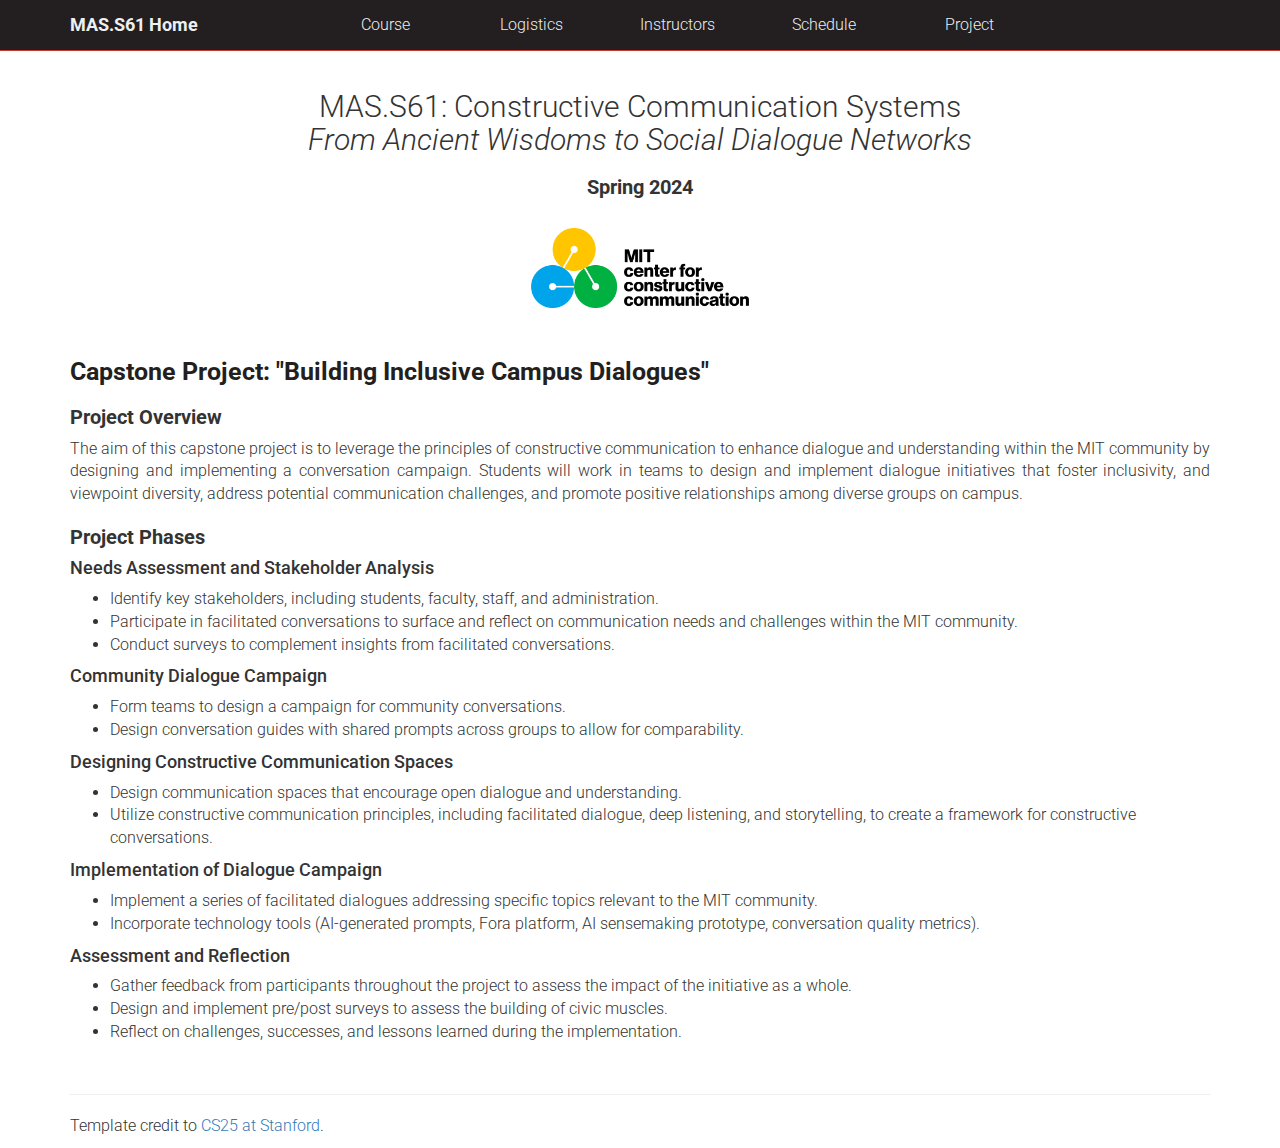
<file: docs/project.html>
<!DOCTYPE html>
<html lang="en">

<head>
  <meta charset="utf-8">
  <meta http-equiv="X-UA-Compatible" content="IE=edge">
  <meta name="viewport" content="width=device-width, user-scalable=no, initial-scale=1">
    
  <meta property="og:site_name" content="MIT MAS.S61" />
  <meta property="og:type" content="article" />
  <meta property="og:title" content="MIT MAS.S61!" />
  <meta property="og:description" content="Constructive Communication Systems Course" />
  <!-- <meta property="og:url" content="https://www.mit.edu/~MAS.S61/" /> -->


  <title>MIT MAS.S61 | Generative AI for Constructive Communication</title>

  <!-- bootstrap -->
  <link rel="stylesheet" href="https://maxcdn.bootstrapcdn.com/bootstrap/3.2.0/css/bootstrap.min.css">

  <!-- Google fonts -->
  <link href='http://fonts.googleapis.com/css?family=Roboto:400,300' rel='stylesheet' type='text/css'>

  <link rel="stylesheet" type="text/css" href="style.css" />
  <link rel="stylesheet" href="https://maxcdn.bootstrapcdn.com/font-awesome/4.4.0/css/font-awesome.min.css">

</head>

<body>
<!-- Google Tag Manager (noscript) -->
<noscript><iframe src="https://www.googletagmanager.com/ns.html?id=GTM-MQGJWPF"
  height="0" width="0" style="display:none;visibility:hidden"></iframe></noscript>
  <!-- End Google Tag Manager (noscript) -->

<!-- <script src="header.js"></script> -->
<!-- Navbar -->
<nav class="navbar navbar-default navbar-fixed-top">
  <div class="container">
    <div class="navbar-header">
      <a class="navbar-brand brand" href="index.html">MAS.S61 Home</a>
      <button type="button" class="navbar-toggle collapsed" data-toggle="collapse" data-target="#bs-example-navbar-collapse-1" aria-expanded="false">
        <span class="icon-bar"></span>
        <span class="icon-bar"></span>
        <span class="icon-bar"></span>
      </button>
    </div>

    <div class="collapse navbar-collapse" id="bs-example-navbar-collapse-1">
      <ul class="nav navbar-nav navbar-right">
        <li><a href="index.html#course">Course</a></li>
        <li><a href="index.html#logistics">Logistics</a></li>
        <li><a href="index.html#instructors">Instructors</a></li>
        <li><a href="index.html#schedule">Schedule</a></li>
        <li><a href="project.html">Project</a></li> 
      </ul>
    </div>
  </div>
</nav>

<!-- Header -->
<div id="header" style="text-align:center">
  <!-- <a href="https://www.ccc.mit.edu/">
        <img src="images/ccc-logo.png" class="logo-left">
  </a> -->
  <!-- <a href="https://web.mit.edu/">
    <img src="images/MIT_logo.png" class="logo-right">
  </a> -->
  <h1>MAS.S61: Constructive Communication Systems <br><i>From Ancient Wisdoms to Social Dialogue Networks</i></h1>
  <h3>Spring 2024</h3>
  <!-- <img src="images/transformer.png" width="10%"> -->
  <a href="https://www.ccc.mit.edu/">
    <img src="images/ccc-logo.png" class="logo-center">
  </a>
  <div style="clear:both;"></div>
</div>


<!-- Intro -->
<div class="container sec" id="course">
  
  <h2>Capstone Project: "Building Inclusive Campus Dialogues"</h2>

  <h3>Project Overview</h3>

  <p>
    The aim of this capstone project is to leverage the principles of constructive 
    communication to enhance dialogue and understanding within the MIT community by designing 
    and implementing a conversation campaign. Students will work in teams to design and 
    implement dialogue initiatives that foster inclusivity, and viewpoint diversity, 
    address potential communication challenges, and promote positive relationships among 
    diverse groups on campus.
  </p>

  <h3>Project Phases</h3>

  <h4>Needs Assessment and Stakeholder Analysis</h4>

  <ul>
    <li>Identify key stakeholders, including students, faculty, staff, and administration.
    <li>Participate in facilitated conversations to surface and reflect on communication needs and challenges within the MIT community.
    <li>Conduct surveys to complement insights from facilitated conversations.
  </ul>

  <h4>Community Dialogue Campaign</h4>

  <ul>
    <li>Form teams to design a campaign for community conversations.
    <li>Design conversation guides with shared prompts across groups to allow for comparability.
  </ul>

  <h4>Designing Constructive Communication Spaces</h4>

  <ul>
    <li>Design communication spaces that encourage open dialogue and understanding.
    <li>Utilize constructive communication principles, including facilitated dialogue, deep listening, and storytelling, to create a framework for constructive conversations.
  </ul>

  <h4>Implementation of Dialogue Campaign</h4>

  <ul>
    <li>Implement a series of facilitated dialogues addressing specific topics relevant to the MIT community.
    <li>Incorporate technology tools (AI-generated prompts, Fora platform, AI sensemaking prototype, conversation quality metrics).
  </ul>

  <h4>Assessment and Reflection</h4>

  <ul>
    <li>Gather feedback from participants throughout the project to assess the impact of the initiative as a whole.
    <li>Design and implement pre/post surveys to assess the building of civic muscles.
    <li>Reflect on challenges, successes, and lessons learned during the implementation.
  </ul>

</div>

<div class="container">
    <hr>
    <footer>
        <p>Template credit to <a href="https://web.stanford.edu/class/cs25/" target="_blank">CS25 at Stanford</a>.</p>
    </footer>
</div>

<!-- jQuery and Bootstrap -->
<script src="https://ajax.googleapis.com/ajax/libs/jquery/1.11.1/jquery.min.js"></script>
<script src="https://maxcdn.bootstrapcdn.com/bootstrap/3.2.0/js/bootstrap.min.js"></script>
</body>

</html>
</file>
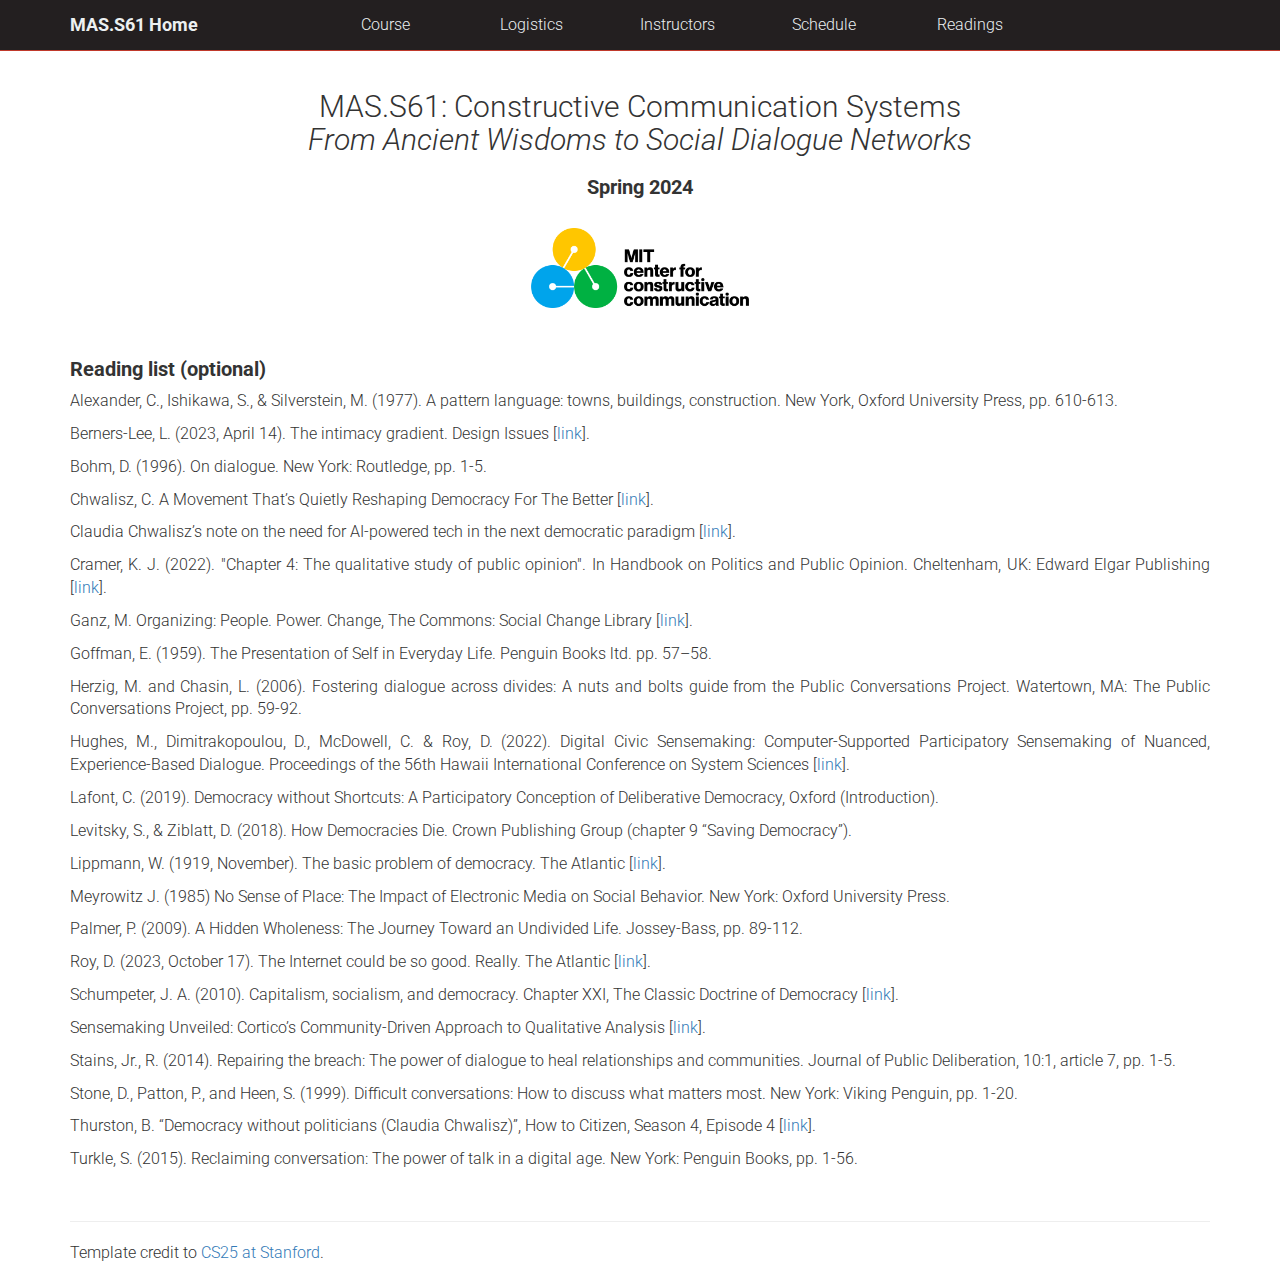
<file: docs/readings.html>
<!DOCTYPE html>
<html lang="en">

<head>
  <meta charset="utf-8">
  <meta http-equiv="X-UA-Compatible" content="IE=edge">
  <meta name="viewport" content="width=device-width, user-scalable=no, initial-scale=1">
    
  <meta property="og:site_name" content="MIT MAS.S61" />
  <meta property="og:type" content="article" />
  <meta property="og:title" content="MIT MAS.S61!" />
  <meta property="og:description" content="Constructive Communication Systems Course" />
  <!-- <meta property="og:url" content="https://www.mit.edu/~MAS.S61/" /> -->


  <title>MIT MAS.S61 | Generative AI for Constructive Communication</title>

  <!-- bootstrap -->
  <link rel="stylesheet" href="https://maxcdn.bootstrapcdn.com/bootstrap/3.2.0/css/bootstrap.min.css">

  <!-- Google fonts -->
  <link href='http://fonts.googleapis.com/css?family=Roboto:400,300' rel='stylesheet' type='text/css'>

  <link rel="stylesheet" type="text/css" href="style.css" />
  <link rel="stylesheet" href="https://maxcdn.bootstrapcdn.com/font-awesome/4.4.0/css/font-awesome.min.css">

</head>

<body>
<!-- Google Tag Manager (noscript) -->
<noscript><iframe src="https://www.googletagmanager.com/ns.html?id=GTM-MQGJWPF"
  height="0" width="0" style="display:none;visibility:hidden"></iframe></noscript>
  <!-- End Google Tag Manager (noscript) -->

<!-- <script src="header.js"></script> -->
<!-- Navbar -->
<nav class="navbar navbar-default navbar-fixed-top">
  <div class="container">
    <div class="navbar-header">
      <a class="navbar-brand brand" href="index.html">MAS.S61 Home</a>
      <button type="button" class="navbar-toggle collapsed" data-toggle="collapse" data-target="#bs-example-navbar-collapse-1" aria-expanded="false">
        <span class="icon-bar"></span>
        <span class="icon-bar"></span>
        <span class="icon-bar"></span>
      </button>
    </div>

    <div class="collapse navbar-collapse" id="bs-example-navbar-collapse-1">
      <ul class="nav navbar-nav navbar-right">
        <li><a href="index.html#course">Course</a></li>
        <li><a href="index.html#logistics">Logistics</a></li>
        <li><a href="index.html#instructors">Instructors</a></li>
        <li><a href="index.html#schedule">Schedule</a></li>
        <li><a href="readings.html">Readings</a></li> 
      </ul>
    </div>
  </div>
</nav>

<!-- Header -->
<div id="header" style="text-align:center">
  <!-- <a href="https://www.ccc.mit.edu/">
        <img src="images/ccc-logo.png" class="logo-left">
  </a> -->
  <!-- <a href="https://web.mit.edu/">
    <img src="images/MIT_logo.png" class="logo-right">
  </a> -->
  <h1>MAS.S61: Constructive Communication Systems <br><i>From Ancient Wisdoms to Social Dialogue Networks</i></h1>
  <h3>Spring 2024</h3>
  <!-- <img src="images/transformer.png" width="10%"> -->
  <a href="https://www.ccc.mit.edu/">
    <img src="images/ccc-logo.png" class="logo-center">
  </a>
  <div style="clear:both;"></div>
</div>


<!-- Intro -->
<div class="container sec" id="course">
  
  <h3>Reading list (optional)</h3>

  <p></p>

  <p>Alexander, C., Ishikawa, S., & Silverstein, M. (1977). A pattern language: towns, buildings, construction. New York, Oxford University Press, pp. 610-613.  </p>

  <p>Berners-Lee, L. (2023, April 14). The intimacy gradient. Design Issues [<a href="https://www.w3.org/DesignIssues/Gradient.html">link</a>]. </p>

  <p>Bohm, D. (1996). On dialogue. New York: Routledge, pp. 1-5.</p>

  <p>Chwalisz, C. A Movement That’s Quietly Reshaping Democracy For The Better [<a href="https://www.noemamag.com/a-movement-thats-quietly-reshaping-democracy-for-the-better/">link</a>].</p>

  <p>Claudia Chwalisz’s note on the need for AI-powered tech in the next democratic paradigm [<a href="https://docs.google.com/document/d/1f8Y0f6MANzae_WWmvI9CYKUbA5dfi1m95qqGmbkXyVU/edit">link</a>].</p>

  <p>Cramer, K. J. (2022). "Chapter 4: The qualitative study of public opinion". In Handbook on Politics and Public Opinion. Cheltenham, UK: Edward Elgar Publishing [<a href="https://doi.org/10.4337/9781800379619.00013">link</a>].</p>

  <p>Ganz, M. Organizing: People. Power. Change, The Commons: Social Change Library [<a href="https://commonslibrary.org/wp-content/uploads/Organizers_Handbook.pdf">link</a>].</p>

  <p>Goffman, E. (1959). The Presentation of Self in Everyday Life. Penguin Books ltd. pp. 57–58.</p>

  <p>Herzig, M. and Chasin, L. (2006). Fostering dialogue across divides: A nuts and bolts guide from the Public Conversations Project. Watertown, MA: The Public Conversations Project, pp. 59-92.</p>

  <p>Hughes, M., Dimitrakopoulou, D., McDowell, C. & Roy, D. (2022). Digital Civic Sensemaking: Computer-Supported Participatory Sensemaking of Nuanced, Experience-Based Dialogue. Proceedings of the 56th Hawaii International Conference on System Sciences [<a href="https://hdl.handle.net/10125/102927">link</a>].</p>

  <p>Lafont, C. (2019). Democracy without Shortcuts: A Participatory Conception of Deliberative Democracy, Oxford (Introduction).</p>

  <p>Levitsky, S., & Ziblatt, D. (2018). How Democracies Die. Crown Publishing Group (chapter 9 “Saving Democracy”).</p>

  <p>Lippmann, W. (1919, November). The basic problem of democracy. The Atlantic [<a href="https://www.theatlantic.com/magazine/archive/1919/11/the-basic-problem-of-democracy/569095/">link</a>].</p>

  <p>Meyrowitz J. (1985) No Sense of Place: The Impact of Electronic Media on Social Behavior. New York: Oxford University Press.</p>

  <p>Palmer, P. (2009). A Hidden Wholeness: The Journey Toward an Undivided Life.  Jossey-Bass, pp. 89-112.</p>

  <p>Roy, D. (2023, October 17). The Internet could be so good. Really. The Atlantic [<a href="https://www.theatlantic.com/technology/archive/2023/10/social-media-platforms-business-models-dialogue-network/675655/?gift=aCzOxr0Dg_3MCgGHXp0hqvMynm4yN28HlvXaCxlPEk8">link</a>].</p>

  <p>Schumpeter, J. A. (2010). Capitalism, socialism, and democracy. Chapter XXI, The Classic Doctrine of Democracy [<a href="https://drive.google.com/drive/folders/1ViWNeQhlwlgRQalg74PuoWgkKdSMhQ17">link</a>].</p>

  <p>Sensemaking Unveiled: Cortico’s Community-Driven Approach to Qualitative Analysis [<a href="https://cortico.ai/news/sensemaking-at-cortico/">link</a>].</p>

  <p>Stains, Jr., R. (2014). Repairing the breach: The power of dialogue to heal relationships and communities. Journal of Public Deliberation, 10:1, article 7, pp. 1-5.</p>

  <p>Stone, D., Patton, P., and Heen, S. (1999). Difficult conversations: How to discuss what matters most. New York: Viking Penguin, pp. 1-20.</p>

  <p>Thurston, B. “Democracy without politicians (Claudia Chwalisz)”, How to Citizen, Season 4, Episode 4 [<a href="https://www.howtocitizen.com/episodes/democracy-without-politicians-claudia-chwalisz">link</a>].</p>

  <p>Turkle, S. (2015). Reclaiming conversation: The power of talk in a digital age. New York: Penguin Books, pp. 1-56.</p>

</div>

<div class="container">
    <hr>
    <footer>
        <p>Template credit to <a href="https://web.stanford.edu/class/cs25/" target="_blank">CS25 at Stanford</a>.</p>
    </footer>
</div>

<!-- jQuery and Bootstrap -->
<script src="https://ajax.googleapis.com/ajax/libs/jquery/1.11.1/jquery.min.js"></script>
<script src="https://maxcdn.bootstrapcdn.com/bootstrap/3.2.0/js/bootstrap.min.js"></script>
</body>

</html>
</file>
<file: docs/style.css>
body {
    font-family: 'roboto', sans-serif;
    font-weight: 300;
    font-size: 16px;
    padding-top: 70px;
  }
  
  p {
    text-align: justify;
  }
  
  #header {
    margin-top: 20px;
    margin-bottom: 20px;
  }
  
  h1 {
    font-size: 30px;
    font-weight: 300;
    text-align: center;
  }
  
  h2 {
    font-size: 25px;
    /* font-weight: 300; */
    font-weight: bold;
    color: #231F20;
  }
  
  h3 {
    font-size: 20px;
    font-weight: bold;
  }
  
  .lhead {
    font-weight: normal;
    margin-top: 5px;
  }
  
  .litem {
    margin-top: 5px;
  }
  
  #footer {
    height: 100px;
    padding-top: 50px;
    text-align: center;
    position: relative;
  }
  
  .instructorphoto img {
    width: 120px;
    border-radius: 100px;
    margin-bottom: 10px;
  }
  
  .logo-left {
    height:80px;
    float: left;
    margin-left: 20px;
  }

  .logo-center {
    height:80px;
    float: center;
    /* margin-left: 20px; */
    margin-top: 20px;
  }
  
  .logo-right {
    height:60px;
    float: right;
    margin-right: 20px;
  }
  
  .instructor {
    display: inline-block;
    width: 140px;
    text-align: center;
    margin-right: 20px;
    margin-bottom: 5px;
    font-size: 14px;
  }
  
  .sec {
    margin-bottom: 10px;
    padding-top: 10px;
    padding-bottom: 10px;
  }
  
  .sechighlight {
    background-color: #f7f6f1;
  }
  
  .tt {
    color: #060;
    display: inline-block;
  }
  
  #inputlayer {
    width: 65px;
  }
  
  .layer {
    width: 35px;
    display: inline-block;
    vertical-align: middle;
    margin-left: 10px;
    margin-bottom: 5px;
  }
  
  .actmap {
    display: block;
    border: 2px solid #FFF;
  }
  
  #convnetvis {
    text-align: center;
  }
  
  .pp {
    color: white;
    text-align: left;
    padding: 5px;
    height: 32px;
    margin: 2px;
    background-color: rgb(85,187,85);
    overflow: visible !important;
  }
  
  #convask {
    position: absolute;
    top: 360px;
    right: 16px;
    color: white;
    font-size: 25px;
    cursor: pointer;
  }
  
  #explain {
    display: none;
    background-color: #FF9;
    border-radius: 10px;
    margin: 10px;
    padding: 10px;
  }
  .qq {
    color: #060;
  }
  .qa {
    font-style: italic;
  }
  .qqa {
    margin-bottom: 20px;
  }
  .spanh {
    font-weight: normal;
  }
  
  #coursedesc {
    text-align: justify;
  }
  
  #classicons {
    position: absolute;
    bottom: 20px;
    right: 20px;
  }
  
  .bold { font-weight: bold; }
  .red { color: #FF0000; }
  
  /* Navbar color / spacing */
  .navbar-default {
    /* background-color: rgb(85,187,85);
    border-color: rgb(129, 230, 129); */
    background-color: #231F20;
    border-color: #c0392b;
    text-align: center;
  }
  .navbar-default .navbar-brand {
    color: #ecf0f1;
    font-weight: bold;
  }
  .navbar-default .navbar-brand:hover,
  .navbar-default .navbar-brand:focus {
    color: #fbcbcc;
  }
  .navbar-default .navbar-text {
    color: #ecf0f1;
  }
  .navbar-default .navbar-collapse > ul {
    width: 80%;
  }
  .navbar-default .navbar-collapse > ul > li {
    width: 16%;
  }
  .navbar-default .navbar-nav > li > a {
    color: #ecf0f1;
  }
  .navbar-default .navbar-nav > li > a:hover,
  .navbar-default .navbar-nav > li > a:focus {
    color: #fbcbcc;
  }
  .navbar-default .navbar-nav > .active > a,
  .navbar-default .navbar-nav > .active > a:hover,
  .navbar-default .navbar-nav > .active > a:focus {
    color: #fbcbcc;
    background-color: #c0392b;
  }
  .navbar-default .navbar-nav > .open > a,
  .navbar-default .navbar-nav > .open > a:hover,
  .navbar-default .navbar-nav > .open > a:focus {
    color: #fbcbcc;
    background-color: #c0392b;
  }
  .navbar-default .navbar-toggle {
    border-color: #c0392b;
  }
  .navbar-default .navbar-toggle:hover,
  .navbar-default .navbar-toggle:focus {
    background-color: #c0392b;
  }
  .navbar-default .navbar-toggle .icon-bar {
    background-color: #ecf0f1;
  }
  .navbar-default .navbar-collapse,
  .navbar-default .navbar-form {
    border-color: #ecf0f1;
  }
  .navbar-default .navbar-link {
    color: #ecf0f1;
  }
  .navbar-default .navbar-link:hover {
    color: #fbcbcc;
  }
  
  /* Handle formatting on mobile */
  @media (max-width: 767px) {
    .navbar-default .navbar-collapse > ul > li {
      width: 100%;
      text-align: left;
    }
  
    /* Force table to not be like tables anymore */
    table, thead, tbody, th, td, tr {
      display: block;
    }
  
    /* Hide table headers (but not display: none;, for accessibility) */
    thead tr {
      position: absolute;
      top: -9999px;
      left: -9999px;
    }
  
    /* Make each row look like a card */
    table tr {
      margin-bottom: 20px;
      border-bottom: 2px solid #ddd;
      box-shadow: 2px 2px 1px #dadada;
    }
  
    tr { border: 1px solid #ccc; }
  
    /* Behave  like a "row" */
    td {
      border: none;
      border-bottom: 1px solid #eee;
      position: relative;
      padding-left: 50%;
    }
  
    /* Position table header as data labels */
    td:before {
      top: 6px;
      left: 6px;
      width: 45%;
      padding-right: 10px;
      white-space: nowrap;
    }
  
    /* Label the data */
    #schedule td:nth-of-type(1) { font-weight: 500; }
    #schedule td:nth-of-type(1):before {
      content: "Date:";
      font-weight: 300;
    }
    #schedule td:nth-of-type(2) { font-weight: 500; }
    #schedule td:nth-of-type(2):before {
      content: "Description:";
      font-weight: 300;
    }
    #schedule td:nth-of-type(4):before { content: "Events:"; }
    #schedule td:nth-of-type(5):before { content: "Deadlines:"; }
  }
</file>
